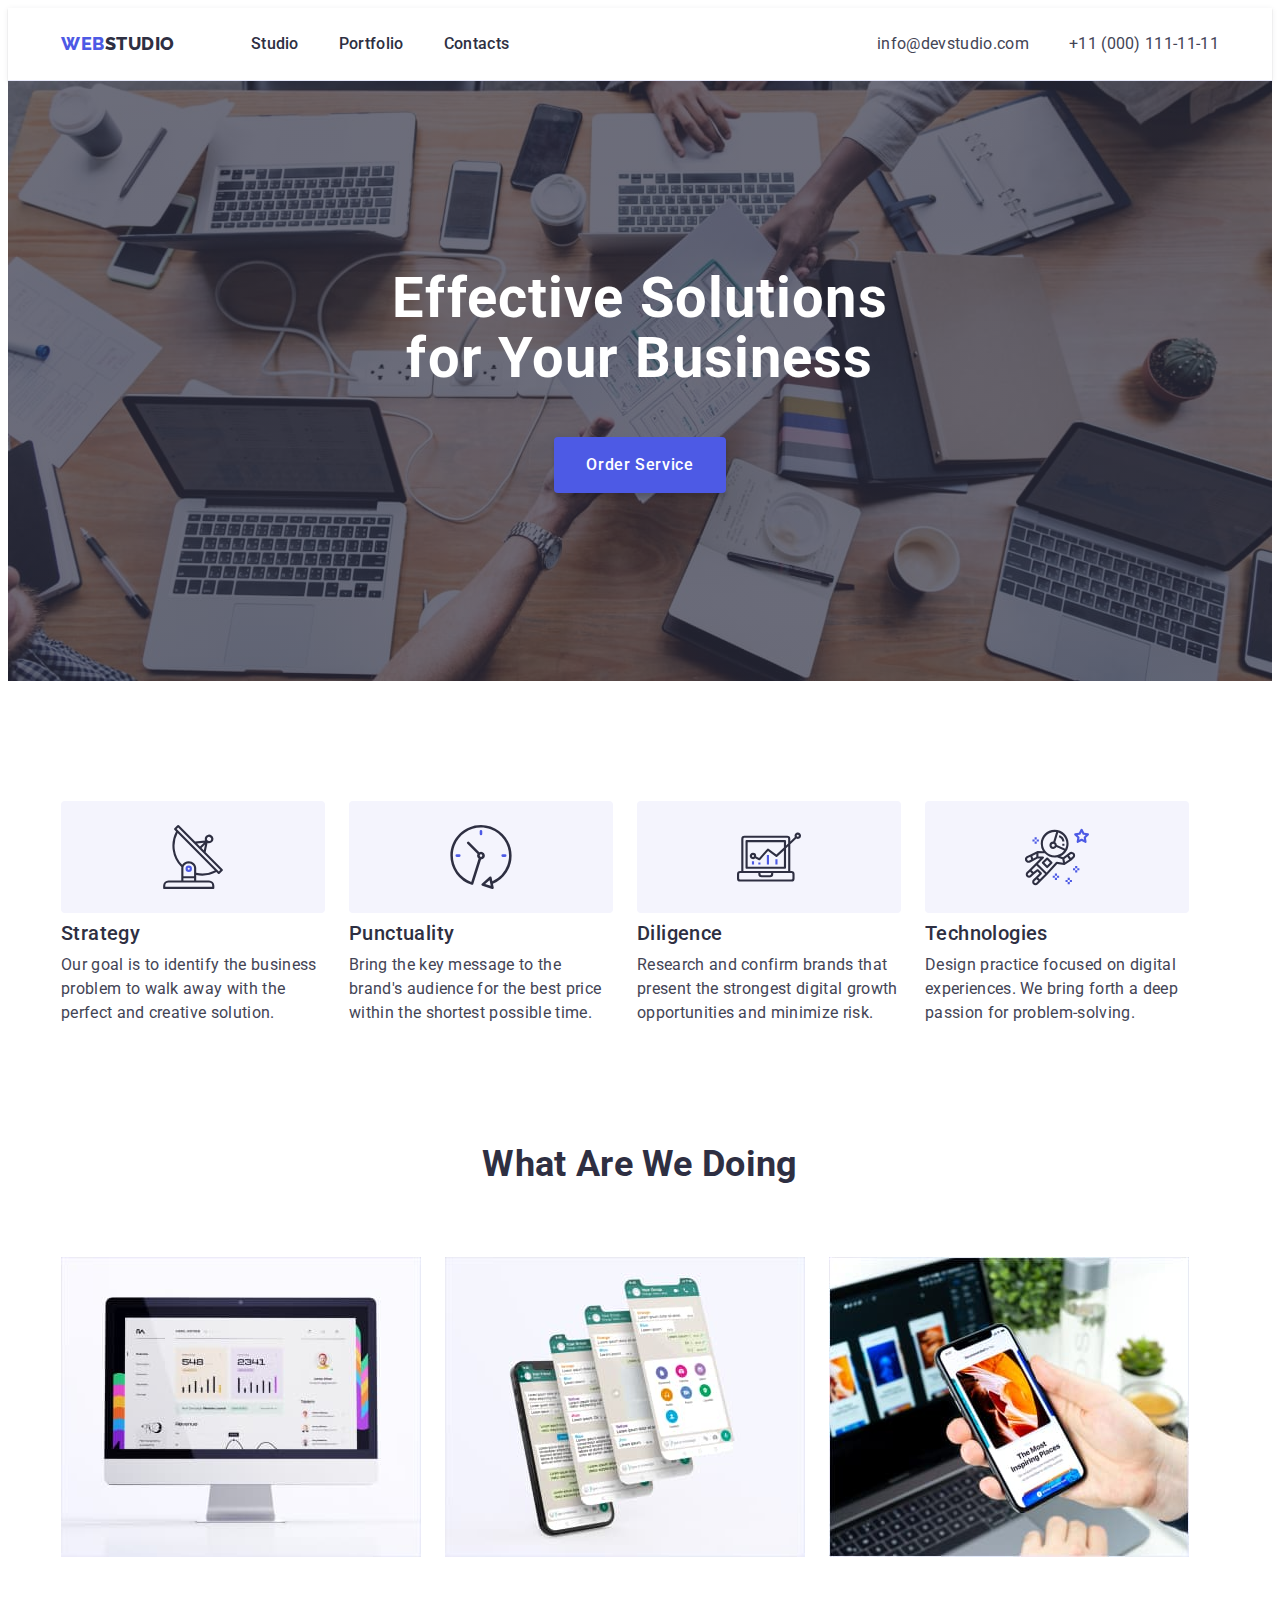
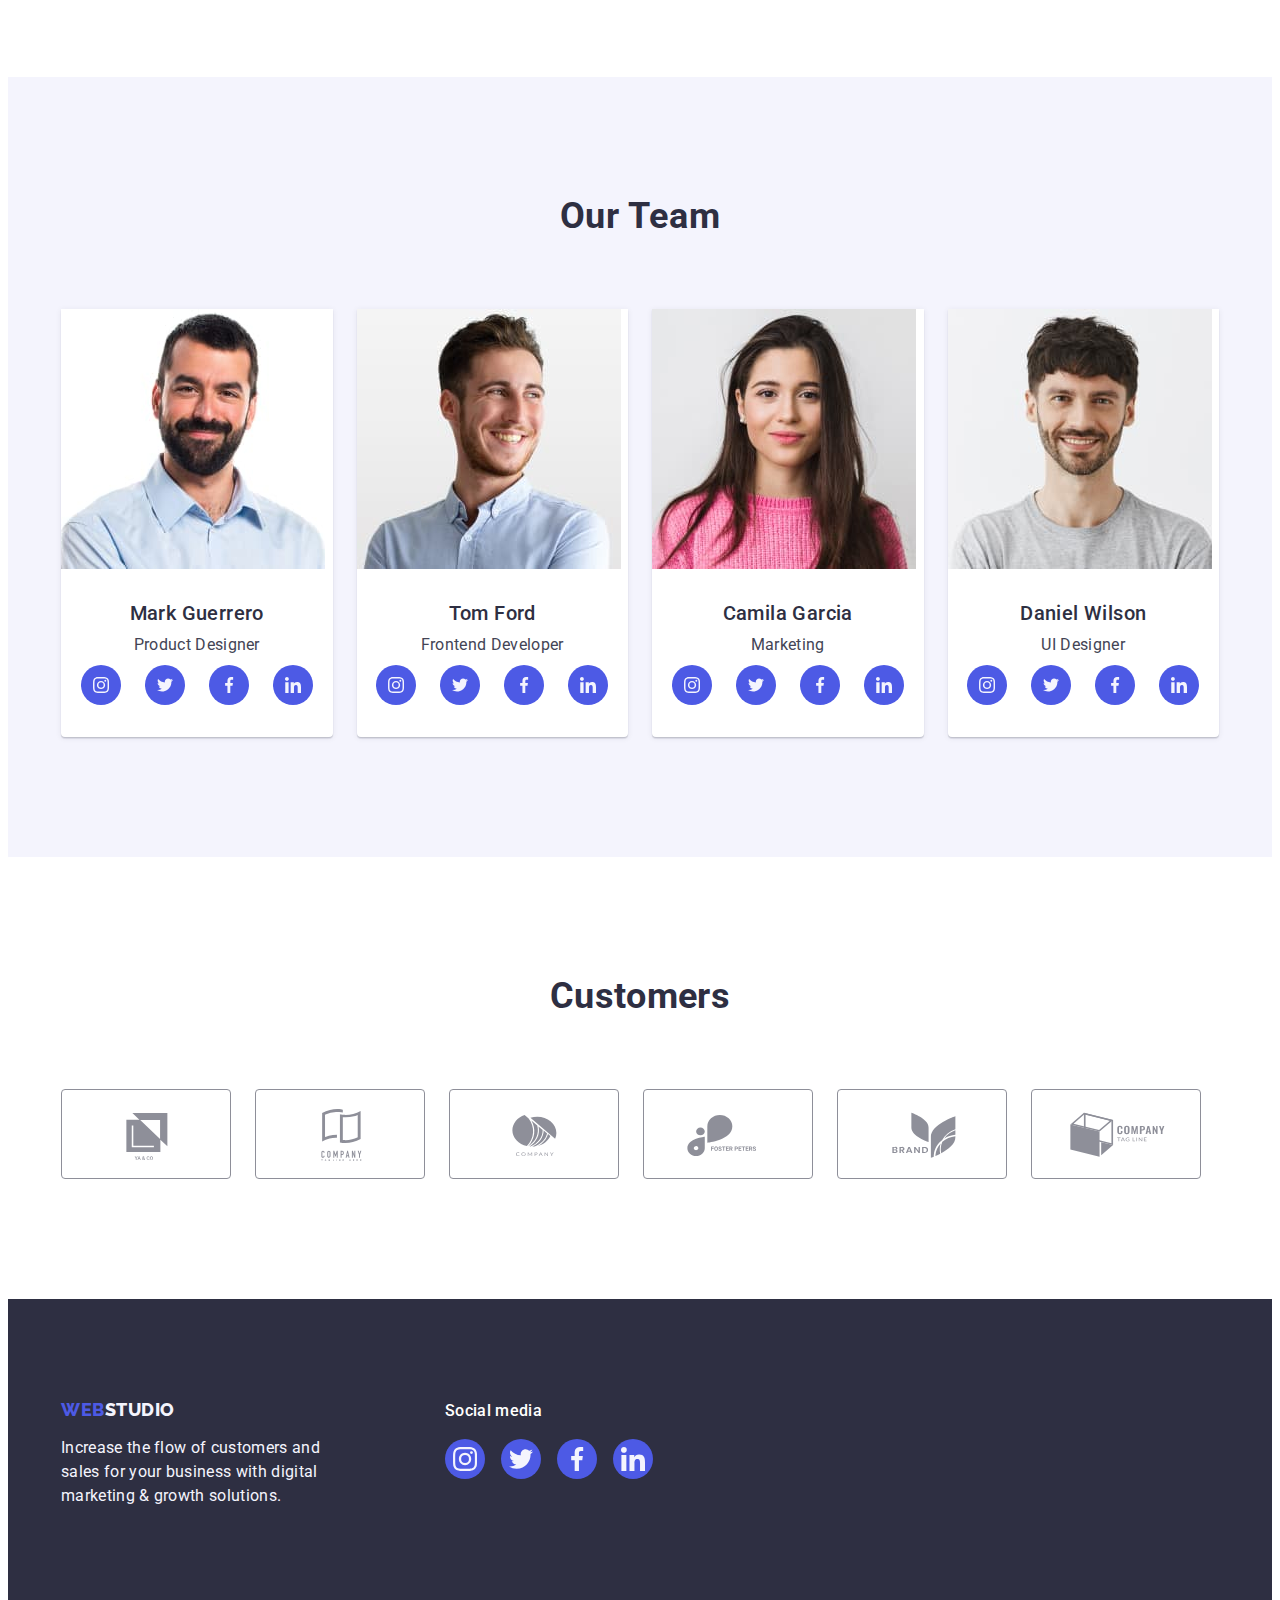
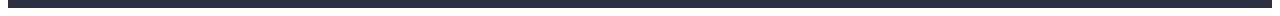
<file: index.html>
<!DOCTYPE html>
<html lang="en">
  <head>
    <meta charset="UTF-8" />
    <meta http-equiv="X-UA-Compatible" content="IE=edge" />
    <meta name="viewport" content="width=device-width, initial-scale=1.0" />
    <title>WebStudio</title>
    <link rel="preconnect" href="https://fonts.googleapis.com" />
    <link rel="preconnect" href="https://fonts.gstatic.com" crossorigin />
    <link
      href="https://fonts.googleapis.com/css2?family=Raleway:wght@800&family=Roboto:wght@400;500;700;900&display=swap"
      rel="stylesheet"
    />
    <link
      rel="stylesheet"
      href="https://cdnjs.cloudflare.com/ajax/libs/modern-normalize/2.0.0/modern-normalize.min.css"
      integrity="sha512-4xo8blKMVCiXpTaLzQSLSw3KFOVPWhm/TRtuPVc4WG6kUgjH6J03IBuG7JZPkcWMxJ5huwaBpOpnwYElP/m6wg=="
      crossorigin="anonymous"
      referrerpolicy="no-referrer"
    />
    <link rel="stylesheet" href="./css/styles.css" />
  </head>
  <body>
    <header class="header">
      <div class="container header-container">
        <nav class="main-nav">
          <a href="./index.html" class="main-logo link">
            Web<span class="second-logo">Studio</span></a
          >
          <ul class="list-nav list">
            <li class="header-links">
              <a href="./index.html" class="nav-link link">Studio</a>
            </li>
            <li class="header-links">
              <a href="./portfolio.html" class="nav-link link">Portfolio</a>
            </li>
            <li class="header-links">
              <a href="" class="nav-link link">Contacts</a>
            </li>
          </ul>
        </nav>
        <address class="header-address">
          <ul class="main-address list">
            <li>
              <a href="mailto:info@devstudio.com" class="address-link link"
                >info@devstudio.com</a
              >
            </li>
            <li>
              <a href="tel:+110001111111" class="address-link link"
                >+11 (000) 111-11-11</a
              >
            </li>
          </ul>
        </address>
      </div>
    </header>
    <main>
      <section class="hero-section">
        <div class="container hero-container">
          <h1 class="hero-text">Effective Solutions for Your Business</h1>
          <button class="hero-button" type="button">Order Service</button>
        </div>
      </section>
      <section class="advantages-section">
        <div class="container advantages-container">
          <h2 class="visually-hidden">Our Advantages</h2>
          <ul class="advantages-list list">
            <li class="advantages-item">
              <div class="advantages-icon">
                <svg class="advantages-logo" width="64" height="64">
                  <use href="./images/icons.svg#icon-antenna"></use>
                </svg>
              </div>
              <h3 class="advantages-title">Strategy</h3>
              <p class="advantages-text">
                Our goal is to identify the business problem to walk away with
                the perfect and creative solution.
              </p>
            </li>
            <li class="advantages-item">
              <div class="advantages-icon">
                <svg class="advantages-logo" width="64" height="64">
                  <use href="./images/icons.svg#icon-clock"></use>
                </svg>
              </div>
              <h3 class="advantages-title">Punctuality</h3>
              <p class="advantages-text">
                Bring the key message to the brand's audience for the best price
                within the shortest possible time.
              </p>
            </li>
            <li class="advantages-item">
              <div class="advantages-icon">
                <svg class="advantages-logo" width="64" height="64">
                  <use href="./images/icons.svg#icon-diagram"></use>
                </svg>
              </div>
              <h3 class="advantages-title">Diligence</h3>
              <p class="advantages-text">
                Research and confirm brands that present the strongest digital
                growth opportunities and minimize risk.
              </p>
            </li>
            <li class="advantages-item">
              <div class="advantages-icon">
                <svg class="advantages-logo" width="64" height="64">
                  <use href="./images/icons.svg#icon-astronaut"></use>
                </svg>
              </div>
              <h3 class="advantages-title">Technologies</h3>
              <p class="advantages-text">
                Design practice focused on digital experiences. We bring forth a
                deep passion for problem-solving.
              </p>
            </li>
          </ul>
        </div>
      </section>
      <section class="presentation-section">
        <div class="container">
          <h2 class="presentation-title">What are we doing</h2>
          <ul class="presentation-list list">
            <li class="presentation-item">
              <img
                src="./images/Rectangle71.jpg"
                alt="monitor image with graphs"
                width="360"
                height="300"
              />
            </li>
            <li class="presentation-item">
              <img
                src="./images/Rectangle72.jpg"
                alt="smartphone with applacatiion tabs"
                width="360"
                height="300"
              />
            </li>
            <li class="presentation-item">
              <img
                src="./images/Rectangle73.jpg"
                alt="smartphone in hand and laptop on background"
                width="360"
                height="300"
              />
            </li>
          </ul>
        </div>
      </section>
      <section class="team-section">
        <div class="container">
          <h2 class="team-title">Our Team</h2>
          <ul class="team-list list">
            <li class="team-item">
              <img
                src="./images/imgemployee1.jpg"
                alt="employee1"
                class="team-img"
                width="264"
                height="260"
              />
              <div class="employee-position">
                <h3 class="team-employee">Mark Guerrero</h3>
                <p class="team-position">Product Designer</p>
                <ul class="team-links list">
                  <li class="links-item">
                    <a href="" class="links-social link" aria-label="instagram">
                      <svg class="links-icon" width="16" height="16">
                        <use href="./images/icons.svg#icon-instagram"></use>
                      </svg>
                    </a>
                  </li>
                  <li class="links-item">
                    <a href="" class="links-social link" aria-label="twitter">
                      <svg class="links-icon" width="16" height="16">
                        <use href="./images/icons.svg#icon-twitter"></use>
                      </svg>
                    </a>
                  </li>
                  <li class="links-item">
                    <a href="" class="links-social link" aria-label="facebook">
                      <svg class="links-icon" width="16" height="16">
                        <use href="./images/icons.svg#icon-facebook"></use>
                      </svg>
                    </a>
                  </li>
                  <li class="links-item">
                    <a href="" class="links-social link" aria-label="linkedin">
                      <svg class="links-icon" width="16" height="16">
                        <use href="./images/icons.svg#icon-linkedin"></use>
                      </svg>
                    </a>
                  </li>
                </ul>
              </div>
            </li>
            <li class="team-item">
              <img
                src="./images/imgemployee2.jpg"
                alt="employee2"
                class="team-img"
                width="264"
                height="260"
              />
              <div class="employee-position">
                <h3 class="team-employee">Tom Ford</h3>
                <p class="team-position">Frontend Developer</p>
                <ul class="team-links list">
                  <li class="links-item">
                    <a href="" class="links-social link" aria-label="instagram">
                      <svg class="links-icon" width="16" height="16">
                        <use href="./images/icons.svg#icon-instagram"></use>
                      </svg>
                    </a>
                  </li>
                  <li class="links-item">
                    <a href="" class="links-social link" aria-label="twitter">
                      <svg class="links-icon" width="16" height="16">
                        <use href="./images/icons.svg#icon-twitter"></use>
                      </svg>
                    </a>
                  </li>
                  <li class="links-item">
                    <a href="" class="links-social link" aria-label="facebook">
                      <svg class="links-icon" width="16" height="16">
                        <use href="./images/icons.svg#icon-facebook"></use>
                      </svg>
                    </a>
                  </li>
                  <li class="links-item">
                    <a href="" class="links-social link" aria-label="linkedin">
                      <svg class="links-icon" width="16" height="16">
                        <use href="./images/icons.svg#icon-linkedin"></use>
                      </svg>
                    </a>
                  </li>
                </ul>
              </div>
            </li>
            <li class="team-item">
              <img
                src="./images/imgemployee3.jpg"
                alt="employee3"
                class="team-img"
                width="264"
                height="260"
              />
              <div class="employee-position">
                <h3 class="team-employee">Camila Garcia</h3>
                <p class="team-position">Marketing</p>
                <ul class="team-links list">
                  <li class="links-item">
                    <a href="" class="links-social link" aria-label="instagram">
                      <svg class="links-icon" width="16" height="16">
                        <use href="./images/icons.svg#icon-instagram"></use>
                      </svg>
                    </a>
                  </li>
                  <li class="links-item">
                    <a href="" class="links-social link" aria-label="twitter">
                      <svg class="links-icon" width="16" height="16">
                        <use href="./images/icons.svg#icon-twitter"></use>
                      </svg>
                    </a>
                  </li>
                  <li class="links-item">
                    <a href="" class="links-social link" aria-label="facebook">
                      <svg class="links-icon" width="16" height="16">
                        <use href="./images/icons.svg#icon-facebook"></use>
                      </svg>
                    </a>
                  </li>
                  <li class="links-item">
                    <a href="" class="links-social link" aria-label="linkedin">
                      <svg class="links-icon" width="16" height="16">
                        <use href="./images/icons.svg#icon-linkedin"></use>
                      </svg>
                    </a>
                  </li>
                </ul>
              </div>
            </li>
            <li class="team-item">
              <img
                src="./images/imgemployee4.jpg"
                alt="employee4"
                class="team-img"
                width="264"
                height="260"
              />
              <div class="employee-position">
                <h3 class="team-employee">Daniel Wilson</h3>
                <p class="team-position">UI Designer</p>
                <ul class="team-links list">
                  <li class="links-item">
                    <a href="" class="links-social link" aria-label="instagram">
                      <svg class="links-icon" width="16" height="16">
                        <use href="./images/icons.svg#icon-instagram"></use>
                      </svg>
                    </a>
                  </li>
                  <li class="links-item">
                    <a href="" class="links-social link" aria-label="twitter">
                      <svg class="links-icon" width="16" height="16">
                        <use href="./images/icons.svg#icon-twitter"></use>
                      </svg>
                    </a>
                  </li>
                  <li class="links-item">
                    <a href="" class="links-social link" aria-label="facebook">
                      <svg class="links-icon" width="16" height="16">
                        <use href="./images/icons.svg#icon-facebook"></use>
                      </svg>
                    </a>
                  </li>
                  <li class="links-item">
                    <a href="" class="links-social link" aria-label="linkedin">
                      <svg class="links-icon" width="16" height="16">
                        <use href="./images/icons.svg#icon-linkedin"></use>
                      </svg>
                    </a>
                  </li>
                </ul>
              </div>
            </li>
          </ul>
        </div>
      </section>
      <section class="customers-section">
        <div class="container customers-container">
          <h2 class="customers-title">Customers</h2>
          <ul class="customers-list list">
            <li class="customers-item">
              <a href="" class="customers-link link" aria-label="yaco">
                <svg class="customers-icon" width="104" height="56">
                  <use href="./images/icons.svg#icon-yaco"></use>
                </svg>
              </a>
            </li>
            <li class="customers-item">
              <a href="" class="customers-link link" aria-label="taglinehere">
                <svg class="customers-icon" width="104" height="56">
                  <use href="./images/icons.svg#icon-taglinehere"></use>
                </svg>
              </a>
            </li>
            <li class="customers-item">
              <a href="" class="customers-link link" aria-label=" company">
                <svg class="customers-icon" width="104" height="56">
                  <use href="./images/icons.svg#icon-company"></use>
                </svg>
              </a>
            </li>
            <li class="customers-item">
              <a href="" class="customers-link link" aria-label="foster">
                <svg class="customers-icon" width="104" height="56">
                  <use href="./images/icons.svg#icon-foster"></use>
                </svg>
              </a>
            </li>
            <li class="customers-item">
              <a href="" class="customers-link link" aria-label="brand">
                <svg class="customers-icon" width="104" height="56">
                  <use href="./images/icons.svg#icon-brand"></use>
                </svg>
              </a>
            </li>
            <li class="customers-item">
              <a href="" class="customers-link link" aria-label="tagline">
                <svg class="customers-icon" width="104" height="56">
                  <use href="./images/icons.svg#icon-tagline"></use>
                </svg>
              </a>
            </li>
          </ul>
        </div>
      </section>
    </main>
    <footer class="main-footer">
      <div class="container footer-container">
        <div class="logo-container">
          <a href="./index.html" class="footer-logo link"
            >Web<span class="footer-second link">Studio</span></a
          >
          <p class="footer-text">
            Increase the flow of customers and sales for your business with
            digital marketing & growth solutions.
          </p>
        </div>
        <div class="footer-links">
          <p class="footer-title">Social media</p>
          <ul class="footer-list list">
            <li class="footer-item">
              <a href="" class="footer-link link" aria-label="instagram">
                <svg class="footer-icon" width="24" height="24">
                  <use href="./images/icons.svg#icon-instagram"></use>
                </svg>
              </a>
            </li>
            <li class="footer-item">
              <a href="" class="footer-link link" aria-label="twitter">
                <svg class="footer-icon" width="24" height="24">
                  <use href="./images/icons.svg#icon-twitter"></use>
                </svg>
              </a>
            </li>
            <li class="footer-item">
              <a href="" class="footer-link link" aria-label="facebook">
                <svg class="footer-icon" width="24" height="24">
                  <use href="./images/icons.svg#icon-facebook"></use>
                </svg>
              </a>
            </li>
            <li class="footer-item">
              <a href="" class="footer-link link" aria-label="linkedin">
                <svg class="footer-icon" width="24" height="24">
                  <use href="./images/icons.svg#icon-linkedin"></use>
                </svg>
              </a>
            </li>
          </ul>
        </div>
      </div>
    </footer>
  </body>
</html>
</file>
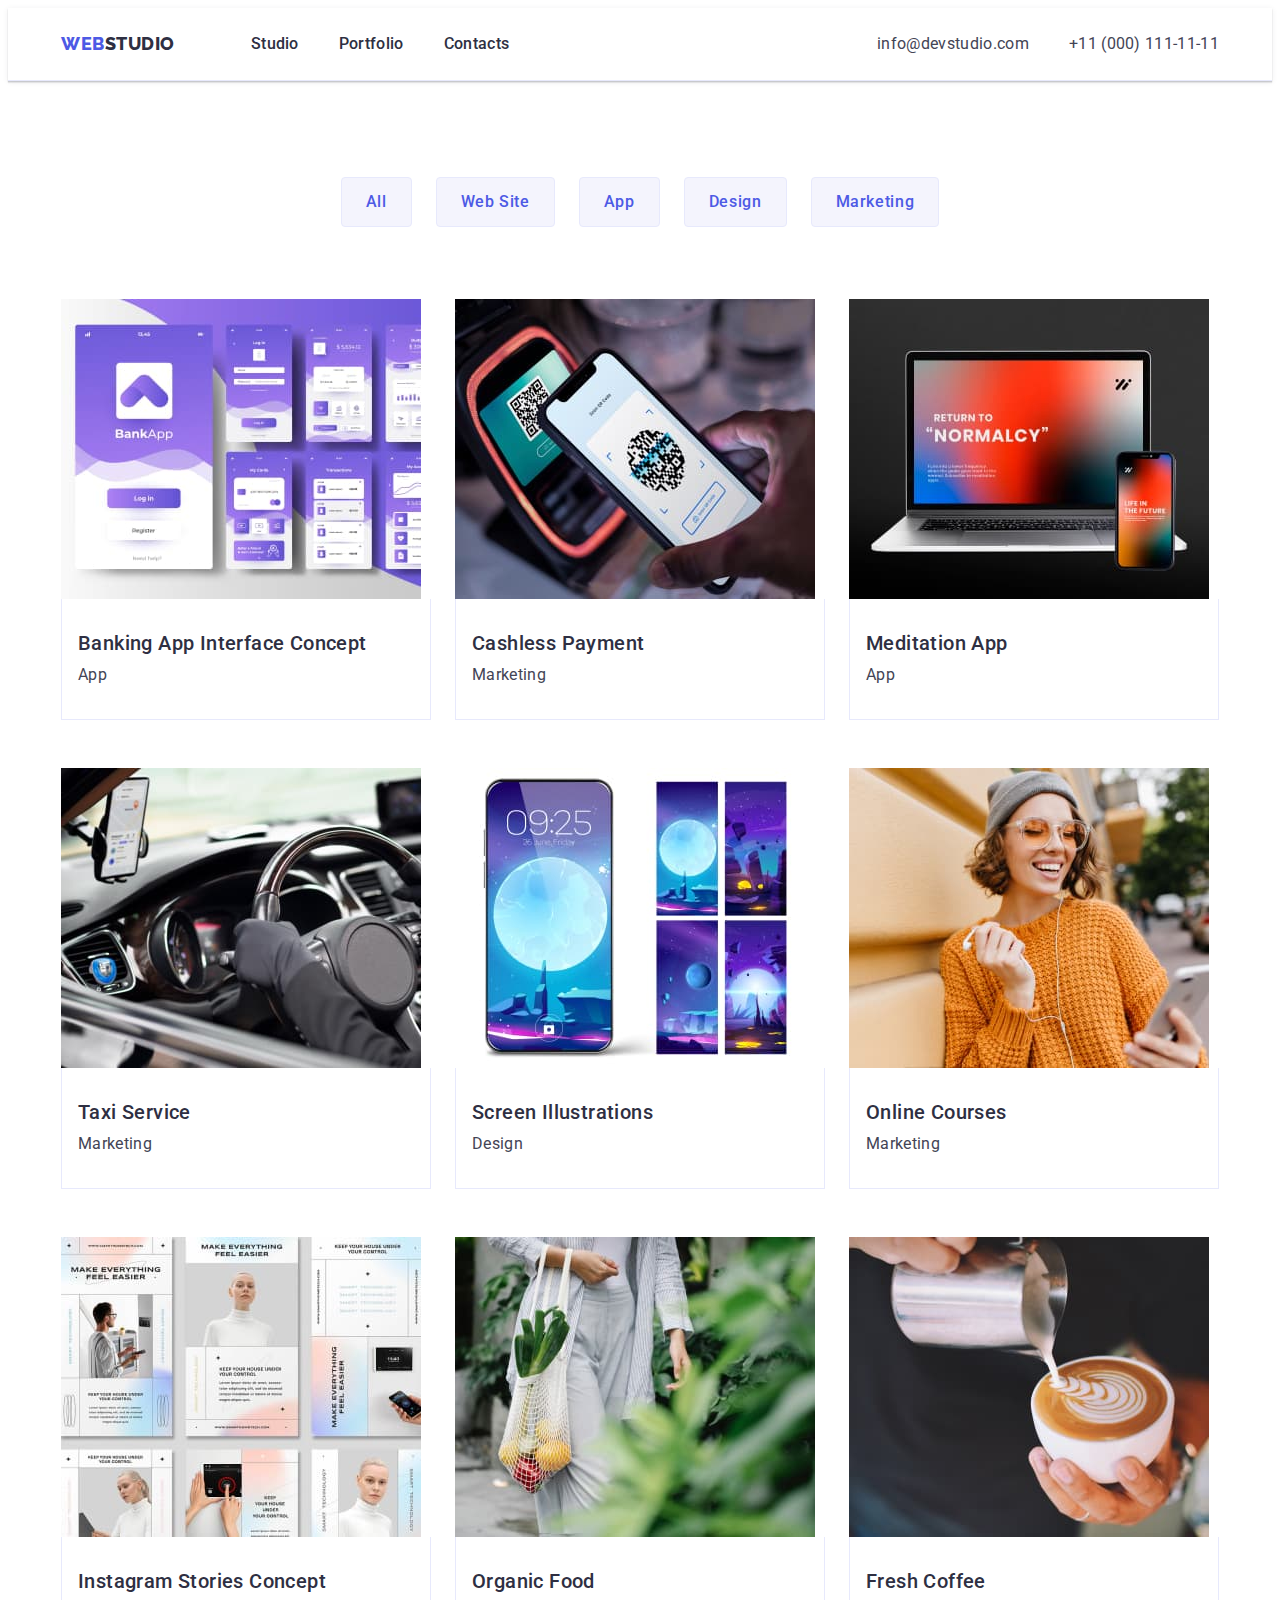
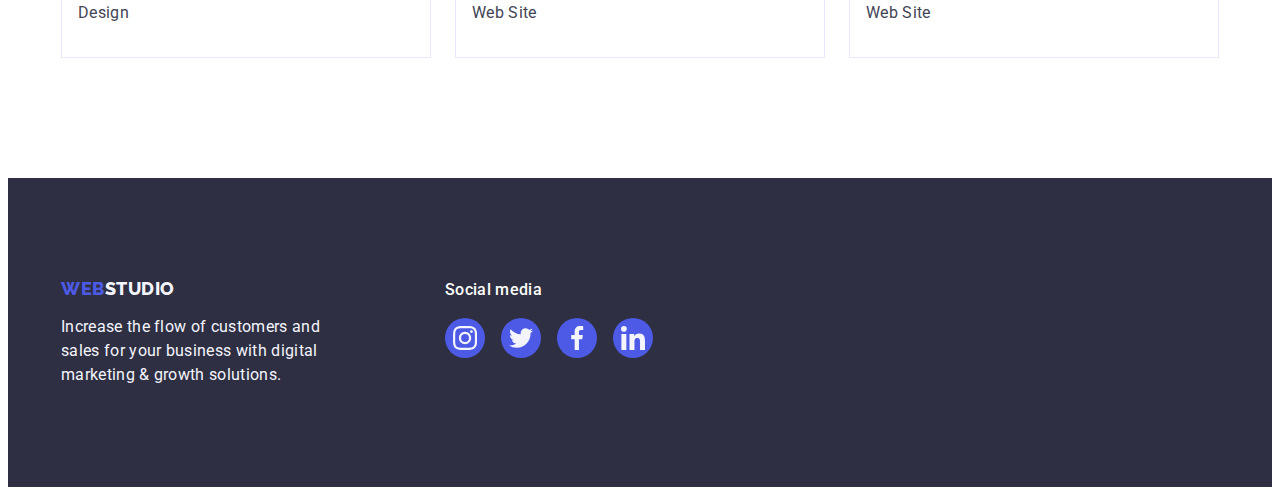
<file: portfolio.html>
<!DOCTYPE html>
<html lang="en">
  <head>
    <meta charset="UTF-8" />
    <meta http-equiv="X-UA-Compatible" content="IE=edge" />
    <meta name="viewport" content="width=device-width, initial-scale=1.0" />
    <title>Portfolio</title>
    <link rel="preconnect" href="https://fonts.googleapis.com" />
    <link rel="preconnect" href="https://fonts.gstatic.com" crossorigin />
    <link
      href="https://fonts.googleapis.com/css2?family=Raleway:wght@800&family=Roboto:wght@400;500;700;900&display=swap"
      rel="stylesheet"
    />
    <link
      rel="stylesheet"
      href="https://cdnjs.cloudflare.com/ajax/libs/modern-normalize/2.0.0/modern-normalize.min.css"
      integrity="sha512-4xo8blKMVCiXpTaLzQSLSw3KFOVPWhm/TRtuPVc4WG6kUgjH6J03IBuG7JZPkcWMxJ5huwaBpOpnwYElP/m6wg=="
      crossorigin="anonymous"
      referrerpolicy="no-referrer"
    />
    <link rel="stylesheet" href="./css/styles.css" />
  </head>
  <body>
    <header class="header">
      <div class="container header-container">
        <nav class="main-nav">
          <a href="./index.html" class="main-logo link">
            Web<span class="second-logo">Studio</span></a
          >
          <ul class="list-nav list">
            <li class="header-links">
              <a href="./index.html" class="nav-link link">Studio</a>
            </li>
            <li class="header-links">
              <a href="./portfolio.html" class="nav-link link">Portfolio</a>
            </li>
            <li class="header-links">
              <a href="" class="nav-link link">Contacts</a>
            </li>
          </ul>
        </nav>
        <address class="header-address">
          <ul class="main-address list">
            <li>
              <a href="mailto:info@devstudio.com" class="address-link link"
                >info@devstudio.com</a
              >
            </li>
            <li>
              <a href="tel:+110001111111" class="address-link link"
                >+11 (000) 111-11-11</a
              >
            </li>
          </ul>
        </address>
      </div>
    </header>
    <main>
      <section class="portfolio-section">
        <div class="container">
          <h1 class="visually-hidden">Portfolio examples</h1>
          <ul class="portfolio-list list">
            <li>
              <button class="portfolio-button" type="button">All</button>
            </li>
            <li>
              <button class="portfolio-button" type="button">Web Site</button>
            </li>
            <li>
              <button class="portfolio-button" type="button">App</button>
            </li>
            <li>
              <button class="portfolio-button" type="button">Design</button>
            </li>
            <li>
              <button class="portfolio-button" type="button">Marketing</button>
            </li>
          </ul>
          <ul class="portfolio-products list">
            <li class="portfolio-item">
              <a href="#" class="portfolio-link link">
                <img
                  src="./images/example1.jpg"
                  alt="website pages"
                  width="360"
                  height="300"
                />
                <div class="container-apps">
                  <h2 class="portfolio-title">Banking App Interface Concept</h2>
                  <p class="portfolio-text">App</p>
                </div>
              </a>
            </li>
            <li class="portfolio-item">
              <a href="#" class="portfolio-link link">
                <img
                  src="./images/example2.jpg"
                  alt="QR-code scan"
                  width="360"
                  height="300"
                />
                <div class="container-apps">
                  <h2 class="portfolio-title">Cashless Payment</h2>
                  <p class="portfolio-text">Marketing</p>
                </div>
              </a>
            </li>
            <li class="portfolio-item">
              <a href="#" class="portfolio-link link">
                <img
                  src="./images/example3.jpg"
                  alt="laptop conection with smartphone"
                  width="360"
                  height="300"
                />
                <div class="container-apps">
                  <h2 class="portfolio-title">Meditation App</h2>
                  <p class="portfolio-text">App</p>
                </div>
              </a>
            </li>
            <li class="portfolio-item">
              <a href="#" class="portfolio-link link">
                <img
                  src="./images/example4.jpg"
                  alt="example of using app in car"
                  width="360"
                  height="300"
                />
                <div class="container-apps">
                  <h2 class="portfolio-title">Taxi Service</h2>
                  <p class="portfolio-text">Marketing</p>
                </div>
              </a>
            </li>
            <li class="portfolio-item">
              <a href="#" class="portfolio-link link">
                <img
                  src="./images/example5.jpg"
                  alt="different wallpapers for the phone"
                  width="360"
                  height="300"
                />
                <div class="container-apps">
                  <h2 class="portfolio-title">Screen Illustrations</h2>
                  <p class="portfolio-text">Design</p>
                </div>
              </a>
            </li>
            <li class="portfolio-item">
              <a href="#" class="portfolio-link link">
                <img
                  src="./images/example6.jpg"
                  alt="satisfied girl looks at the phone"
                  width="360"
                  height="300"
                />
                <div class="container-apps">
                  <h2 class="portfolio-title">Online Courses</h2>
                  <p class="portfolio-text">Marketing</p>
                </div>
              </a>
            </li>
            <li class="portfolio-item">
              <a href="#" class="portfolio-link link">
                <img
                  src="./images/example7.jpg"
                  alt="different examples of design"
                  width="360"
                  height="300"
                />
                <div class="container-apps">
                  <h2 class="portfolio-title">Instagram Stories Concept</h2>
                  <p class="portfolio-text">Design</p>
                </div>
              </a>
            </li>
            <li class="portfolio-item">
              <a href="#" class="portfolio-link link">
                <img
                  src="./images/example8.jpg"
                  alt="fruits and vegetables in a bag"
                  width="360"
                  height="300"
                />
                <div class="container-apps">
                  <h2 class="portfolio-title">Organic Food</h2>
                  <p class="portfolio-text">Web Site</p>
                </div>
              </a>
            </li>
            <li class="portfolio-item">
              <a href="#" class="portfolio-link link">
                <img
                  src="./images/example9.jpg"
                  alt="the barista makes coffee"
                  width="360"
                  height="300"
                />
                <div class="container-apps">
                  <h2 class="portfolio-title">Fresh Coffee</h2>
                  <p class="portfolio-text">Web Site</p>
                </div>
              </a>
            </li>
          </ul>
        </div>
      </section>
    </main>
    <footer class="main-footer">
      <div class="container footer-container">
        <div class="logo-container">
          <a href="./index.html" class="footer-logo link"
            >Web<span class="footer-second link">Studio</span></a
          >
          <p class="footer-text">
            Increase the flow of customers and sales for your business with
            digital marketing & growth solutions.
          </p>
        </div>
        <div class="footer-links">
          <p class="footer-title">Social media</p>
          <ul class="footer-list list">
            <li class="footer-item">
              <a href="" class="footer-link link" aria-label="instagram">
                <svg class="footer-icon" width="24" height="24">
                  <use href="./images/icons.svg#icon-instagram"></use>
                </svg>
              </a>
            </li>
            <li class="footer-item">
              <a href="" class="footer-link link" aria-label="twitter">
                <svg class="footer-icon" width="24" height="24">
                  <use href="./images/icons.svg#icon-twitter"></use>
                </svg>
              </a>
            </li>
            <li class="footer-item">
              <a href="" class="footer-link link" aria-label="facebook">
                <svg class="footer-icon" width="24" height="24">
                  <use href="./images/icons.svg#icon-facebook"></use>
                </svg>
              </a>
            </li>
            <li class="footer-item">
              <a href="" class="footer-link link" aria-label="linkedin">
                <svg class="footer-icon" width="24" height="24">
                  <use href="./images/icons.svg#icon-linkedin"></use>
                </svg>
              </a>
            </li>
          </ul>
        </div>
      </div>
    </footer>
  </body>
</html>
</file>
<file: css/styles.css>
/* logo color #4D5AE5 + #2E2F42 */
/* main colors #2E2F42 + #434455 */
/* white #FFFFFF */
/* accent color #404BBF */
/* footer colors #4D5AE5 + #F4F4FD */

:root {
  --primary-text-color: #434455;
  --title-text-color: #2e2f42;
  --main-logo-color: #4d5ae5;
  --footer-logo-color: #f4f4fd;
  --main-wtite-color: #ffffff;
  --button-accent-color: #404bbf;
  --button-back-color: #f4f4fd;
  --border-colour: #e7e9fc;
  --footer-accent-colo: #31d0aa;
  --customers-link-colour: #8e8f99;
}

body {
  font-family: Roboto, sans-serif;
  letter-spacing: 0.02em;
  color: var(--primary-text-color);
  background-color: var(--main-wtite-color);
}

p,
h1,
h2,
h3,
h4,
h5,
h6 {
  margin: 0;
}

ul {
  margin: 0;
  padding: 0;
}

img {
  display: block;
}

.link {
  text-decoration: none;
}

.list {
  list-style-type: none;
}

.container {
  width: 1158px;
  padding-left: 15px;
  padding-right: 15px;
  margin: 0 auto;
  /* outline: 2px solid aquamarine; */
}

.visually-hidden {
  position: absolute;
  width: 1px;
  height: 1px;
  margin: -1px;
  border: 0;
  padding: 0;
  white-space: nowrap;
  clip-path: inset(100%);
  clip: rect(0 0 0 0);
  overflow: hidden;
}

/* main page */
/* header */

.header {
  border-bottom: 1px solid var(--border-colour);
  box-shadow: 0px 2px 1px rgba(46, 47, 66, 0.08),
    0px 1px 1px rgba(46, 47, 66, 0.16), 0px 1px 6px rgba(46, 47, 66, 0.08);
}

.header-container {
  display: flex;
  align-items: center;
  padding-left: 15px;
  padding-right: 15px;
}

.main-nav {
  display: flex;
  align-items: center;
}

.main-logo {
  font-family: Raleway, sans-serif;
  font-weight: 800;
  font-size: 18px;
  line-height: 1.17;

  letter-spacing: 0.03em;
  text-transform: uppercase;
  color: var(--main-logo-color);
  margin-right: 76px;
}
.main-logo:hover,
.main-logo:focus {
  color: var(--button-accent-color);
}

.second-logo {
  color: var(--title-text-color);
}

.list-nav {
  font-weight: 500;
  font-size: 16px;
  line-height: 1.5;

  letter-spacing: 0.02em;
  list-style-type: none;

  display: flex;
  gap: 40px;
}

.header-links {
  display: flex;
}

.nav-link {
  color: var(--title-text-color);
  padding-top: 24px;
  padding-bottom: 24px;
}
.nav-link:hover,
.nav-link:focus {
  color: var(--button-accent-color);
}

.header-address {
  font-style: normal;
  margin-left: auto;
}

.main-address {
  font-weight: 400;
  font-size: 16px;
  line-height: 1.5;

  display: flex;
  gap: 40px;
}

.address-link {
  color: var(--primary-text-color);
}
.address-link:hover,
.address-link:focus {
  color: var(--button-accent-color);
}

/* main */
/* hero */

.hero-section {
  background-color: var(--title-text-color);
  max-width: 1440px;
  height: 600px;
  margin: 0 auto;

  background-image: linear-gradient(
      rgba(46, 47, 66, 0.7),
      rgba(46, 47, 66, 0.7)
    ),
    url(../images/people-office.jpg);
  background-repeat: no-repeat;
  background-position: center;
  background-size: cover;
}

.hero-container {
  padding-top: 188px;
  padding-bottom: 188px;
}

.hero-text {
  font-weight: 700;
  font-size: 56px;
  line-height: 1.07;
  letter-spacing: 0.02em;

  text-align: center;
  color: var(--main-wtite-color);

  max-width: 496px;
  height: 120px;
  text-align: center;
  margin: 0 auto;
  margin-bottom: 48px;
}

.hero-button {
  display: block;

  font-weight: 500;
  font-size: 16px;
  line-height: 1.5;
  font-family: inherit;
  border: none;

  letter-spacing: 0.04em;
  color: var(--main-wtite-color);
  background-color: var(--main-logo-color);
  cursor: pointer;

  border-radius: 4px;
  box-shadow: 0px 4px 4px rgba(0, 0, 0, 0.15);
  padding: 16px 32px;
  min-width: 169px;
  height: 56px;
  text-align: center;
  margin: 0 auto;
}
.hero-button:hover,
.hero-button:focus {
  background-color: var(--button-accent-color);
}

/* advantages */

.advantages-section {
  padding-top: 120px;
  padding-bottom: 120px;
}

.advantages-list {
  display: flex;
  gap: 24px;
}

.advantages-icon {
  width: 264px;
  height: 112px;
  border-radius: 4px;

  background-color: var(--button-back-color);

  margin-bottom: 8px;

  display: flex;
  justify-content: center;
  align-items: center;
}

.advantages-title {
  font-weight: 500;
  font-size: 20px;
  line-height: 1.2;

  letter-spacing: 0.02em;
  color: var(--title-text-color);

  margin-bottom: 8px;
}

.advantages-text {
  font-size: 16px;
  line-height: 1.5;
  max-width: 264px;
}

/* what are we doing */

.presentation-section {
  padding-bottom: 120px;
}

.presentation-title {
  font-weight: 700;
  font-size: 36px;
  line-height: 1.11;

  text-align: center;
  text-transform: capitalize;
  color: var(--title-text-color);

  margin-bottom: 72px;
}

.presentation-list {
  display: flex;
  gap: 24px;
}

/* our team */

.team-section {
  background-color: var(--footer-logo-color);
  padding-top: 120px;
  padding-bottom: 120px;
}

.team-item {
  background-color: var(--main-wtite-color);
}

.team-title {
  font-weight: 700;
  font-size: 36px;
  line-height: 1.11;

  text-align: center;
  text-transform: capitalize;
  letter-spacing: 0.02em;
  color: var(--title-text-color);

  margin-bottom: 72px;
}

.team-list {
  display: flex;
  gap: 24px;
  text-align: center;
}

.team-item {
  width: calc((100% - 72px) / 4);
  box-shadow: 0px 1px 6px rgba(46, 47, 66, 0.08),
    0px 1px 1px rgba(46, 47, 66, 0.16), 0px 2px 1px rgba(46, 47, 66, 0.08);
  border-radius: 0px 0px 4px 4px;
}

.employee-position {
  padding: 32px 16px;
}

.team-employee {
  font-weight: 500;
  font-size: 20px;
  line-height: 1.2;

  letter-spacing: 0.02em;
  color: var(--title-text-color);

  text-align: center;
  margin-bottom: 8px;
}

.team-position {
  font-size: 16px;
  line-height: 1.5;

  text-align: center;

  margin-bottom: 8px;
}

.team-links {
  display: flex;
  gap: 24px;
  justify-content: center;
}

.links-social {
  display: flex;
  justify-content: center;
  align-items: center;

  width: 40px;
  height: 40px;
  border-radius: 50%;
  margin: 0 auto;

  background-color: var(--main-logo-color);
}
.links-social:hover,
.links-social:focus {
  background-color: var(--button-accent-color);
}

.links-icon {
  fill: var(--footer-logo-color);
}

/* customers */

.customers-section {
  padding-top: 120px;
  padding-bottom: 120px;
}

.customers-title {
  font-weight: 700;
  font-size: 36px;
  line-height: 1.11;

  color: var(--title-text-color);

  text-align: center;
  margin-bottom: 72px;
}

.customers-list {
  display: flex;
  gap: 24px;
}

.customers-link {
  display: flex;
  width: 168px;
  height: 88px;

  border: 1px solid var(--customers-link-colour);
  border-radius: 4px;
  color: var(--customers-link-colour);

  justify-content: center;
  align-items: center;
}
.customers-link:hover,
.customers-link:focus {
  color: var(--button-accent-color);
  border: 1px solid var(--button-accent-color);
}

.customers-icon {
  fill: currentColor;
}

/* footer */

.main-footer {
  background-color: var(--title-text-color);

  padding-top: 100px;
  padding-bottom: 100px;
}

.footer-container {
  display: flex;
  align-items: baseline;
}

.logo-container {
  margin-right: 120px;
}

.footer-logo {
  display: inline-block;
  margin-bottom: 16px;
}
.footer-logo {
  font-family: Raleway, sans-serif;
  font-weight: 800;
  font-size: 18px;
  line-height: 1.17;
  text-decoration: none;

  letter-spacing: 0.03em;
  text-transform: uppercase;
  color: var(--main-logo-color);
}
.footer-logo:hover,
.footer-logo:focus {
  color: var(--button-accent-color);
}

.footer-second {
  color: var(--footer-logo-color);
}

.footer-text {
  max-width: 264px;
  font-size: 16px;
  line-height: 1.5;

  color: var(--footer-logo-color);
}

.footer-title {
  font-weight: 500;
  font-size: 16px;
  line-height: 1.5;

  color: var(--main-wtite-color);

  margin-bottom: 16px;
}

.footer-list {
  display: flex;
  gap: 16px;
}

.footer-link {
  display: flex;
  width: 40px;
  height: 40px;
  border-radius: 50%;

  background-color: var(--main-logo-color);

  justify-content: center;
  align-items: center;
}
.footer-link:hover,
.footer-link:focus {
  background-color: var(--footer-accent-colo);
}

.footer-icon {
  fill: var(--button-back-color);
}

/* portfolio */

.portfolio-section {
  padding-top: 96px;
  padding-bottom: 120px;
}

.portfolio-list {
  display: flex;
  justify-content: center;
  gap: 24px;
  margin-bottom: 72px;
}

.portfolio-button {
  border: 1px solid var(--border-colour);
  border-radius: 4px;
  padding: 12px 24px;
  align-items: center;
}

.portfolio-button {
  font-weight: 500;
  font-size: 16px;
  line-height: 1.5;
  font-family: inherit;

  letter-spacing: 0.04em;
  color: var(--main-logo-color);
  background-color: var(--button-back-color);
  cursor: pointer;
}
.portfolio-button:hover,
.portfolio-button:focus {
  color: var(--main-wtite-color);
  background-color: var(--button-accent-color);
  border: 1px solid transparent;
  box-shadow: 0px 3px 1px rgba(0, 0, 0, 0.1), 0px 2px 1px rgba(0, 0, 0, 0.08),
    0px 2px 2px rgba(0, 0, 0, 0.12);
}

.portfolio-products {
  display: flex;
  flex-wrap: wrap;
  column-gap: 24px;
  row-gap: 48px;
}

.container-apps {
  padding: 32px 16px;
  border: 1px solid var(--border-colour);
  border-top: none;
}

.portfolio-item {
  width: calc((100% - 48px) / 3);
}

.portfolio-link {
  display: block;
}

.portfolio-link.link:hover,
.portfolio-link.link:focus {
  box-shadow: 0px 1px 6px rgba(46, 47, 66, 0.08),
    0px 1px 1px rgba(46, 47, 66, 0.16), 0px 2px 1px rgba(46, 47, 66, 0.08);
}

.portfolio-title {
  font-weight: 500;
  font-size: 20px;
  line-height: 1.2;

  letter-spacing: 0.02em;
  color: var(--title-text-color);

  margin-bottom: 8px;
}

.portfolio-text {
  font-size: 16px;
  line-height: 1.5;

  color: var(--primary-text-color);
}
</file>
